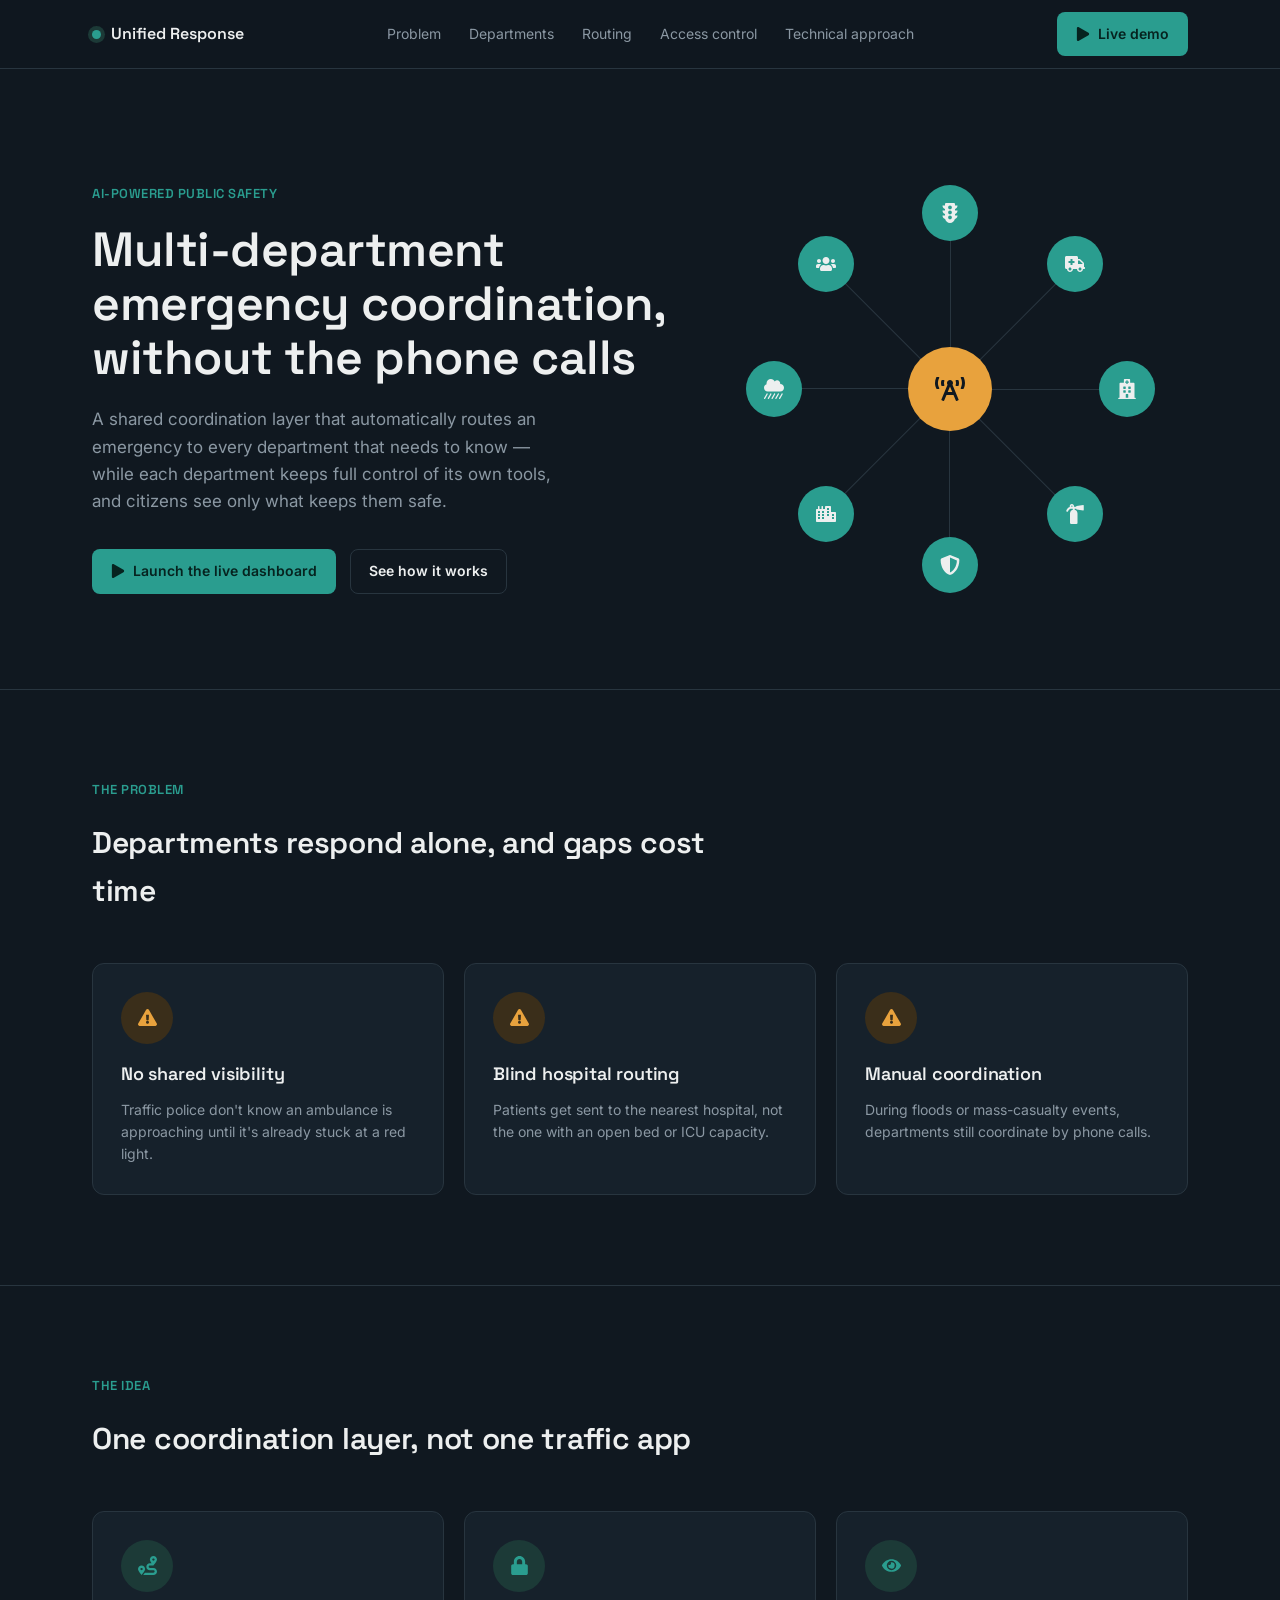
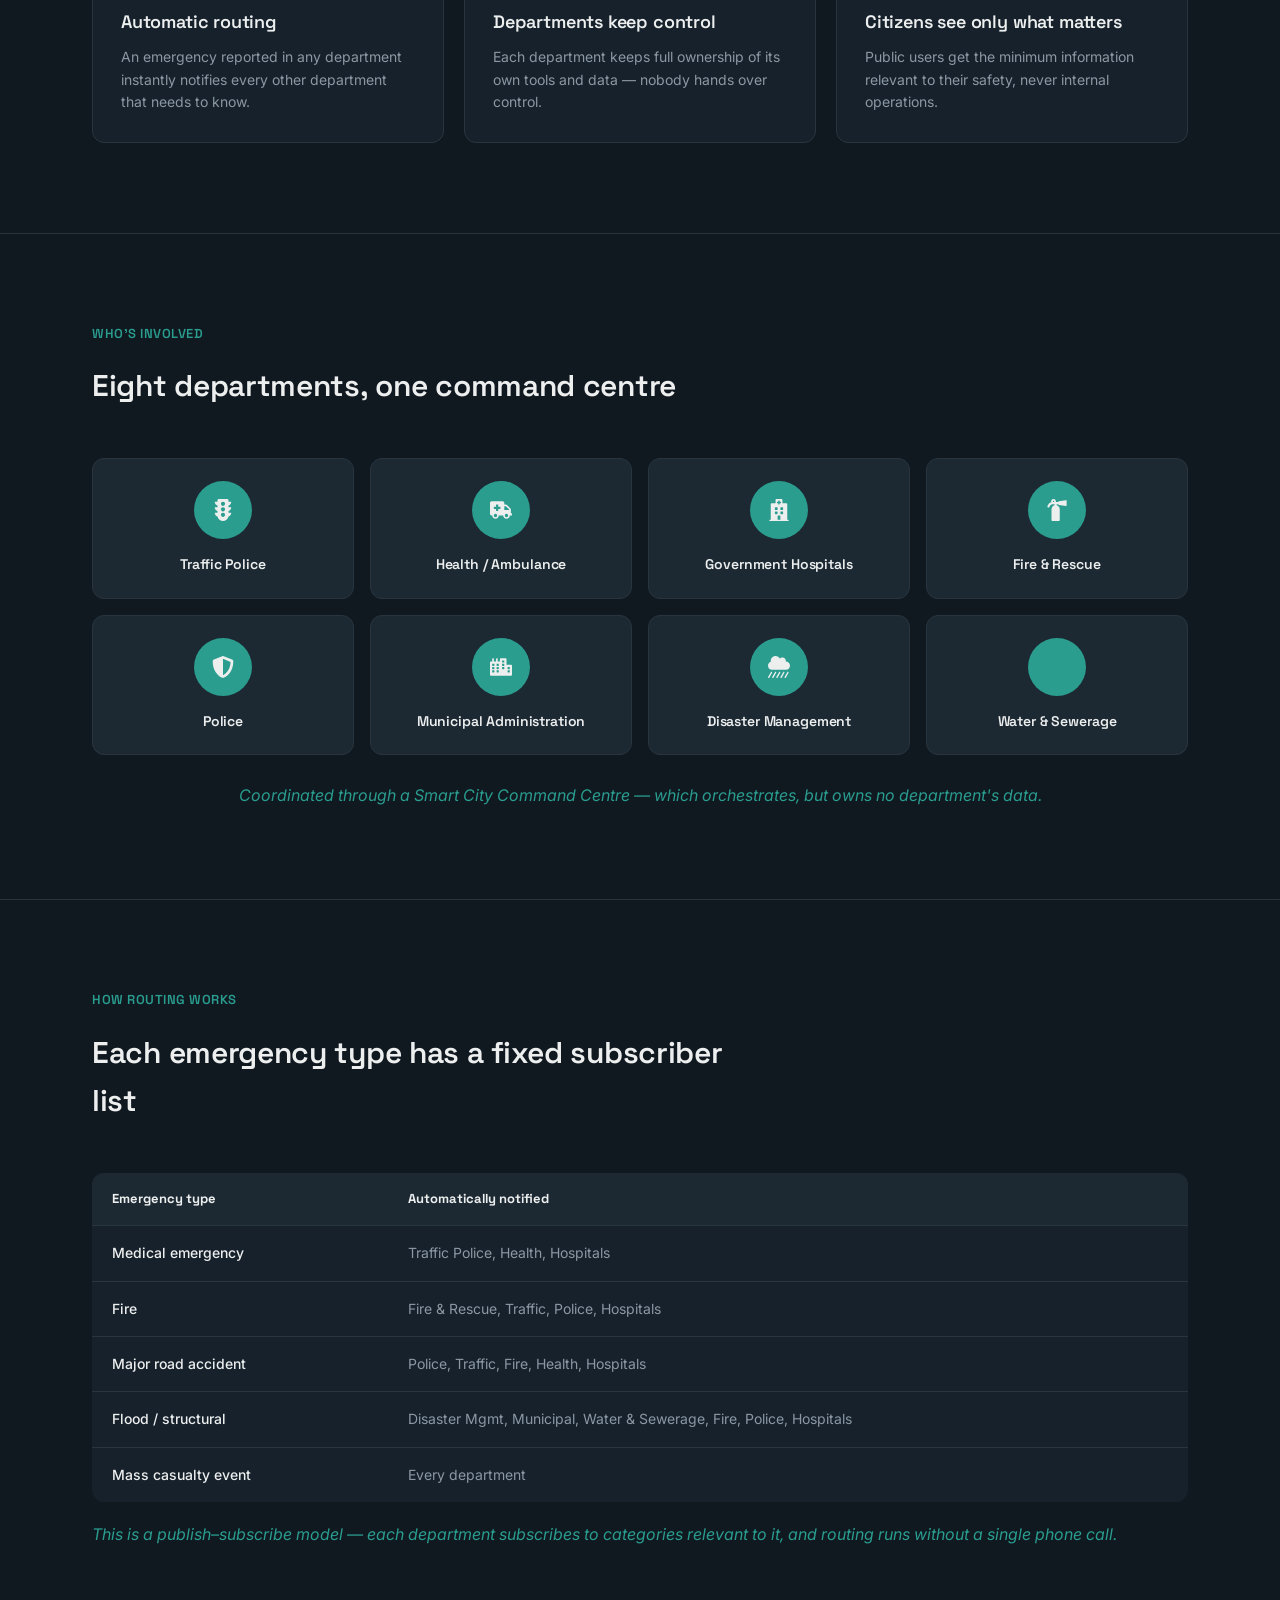
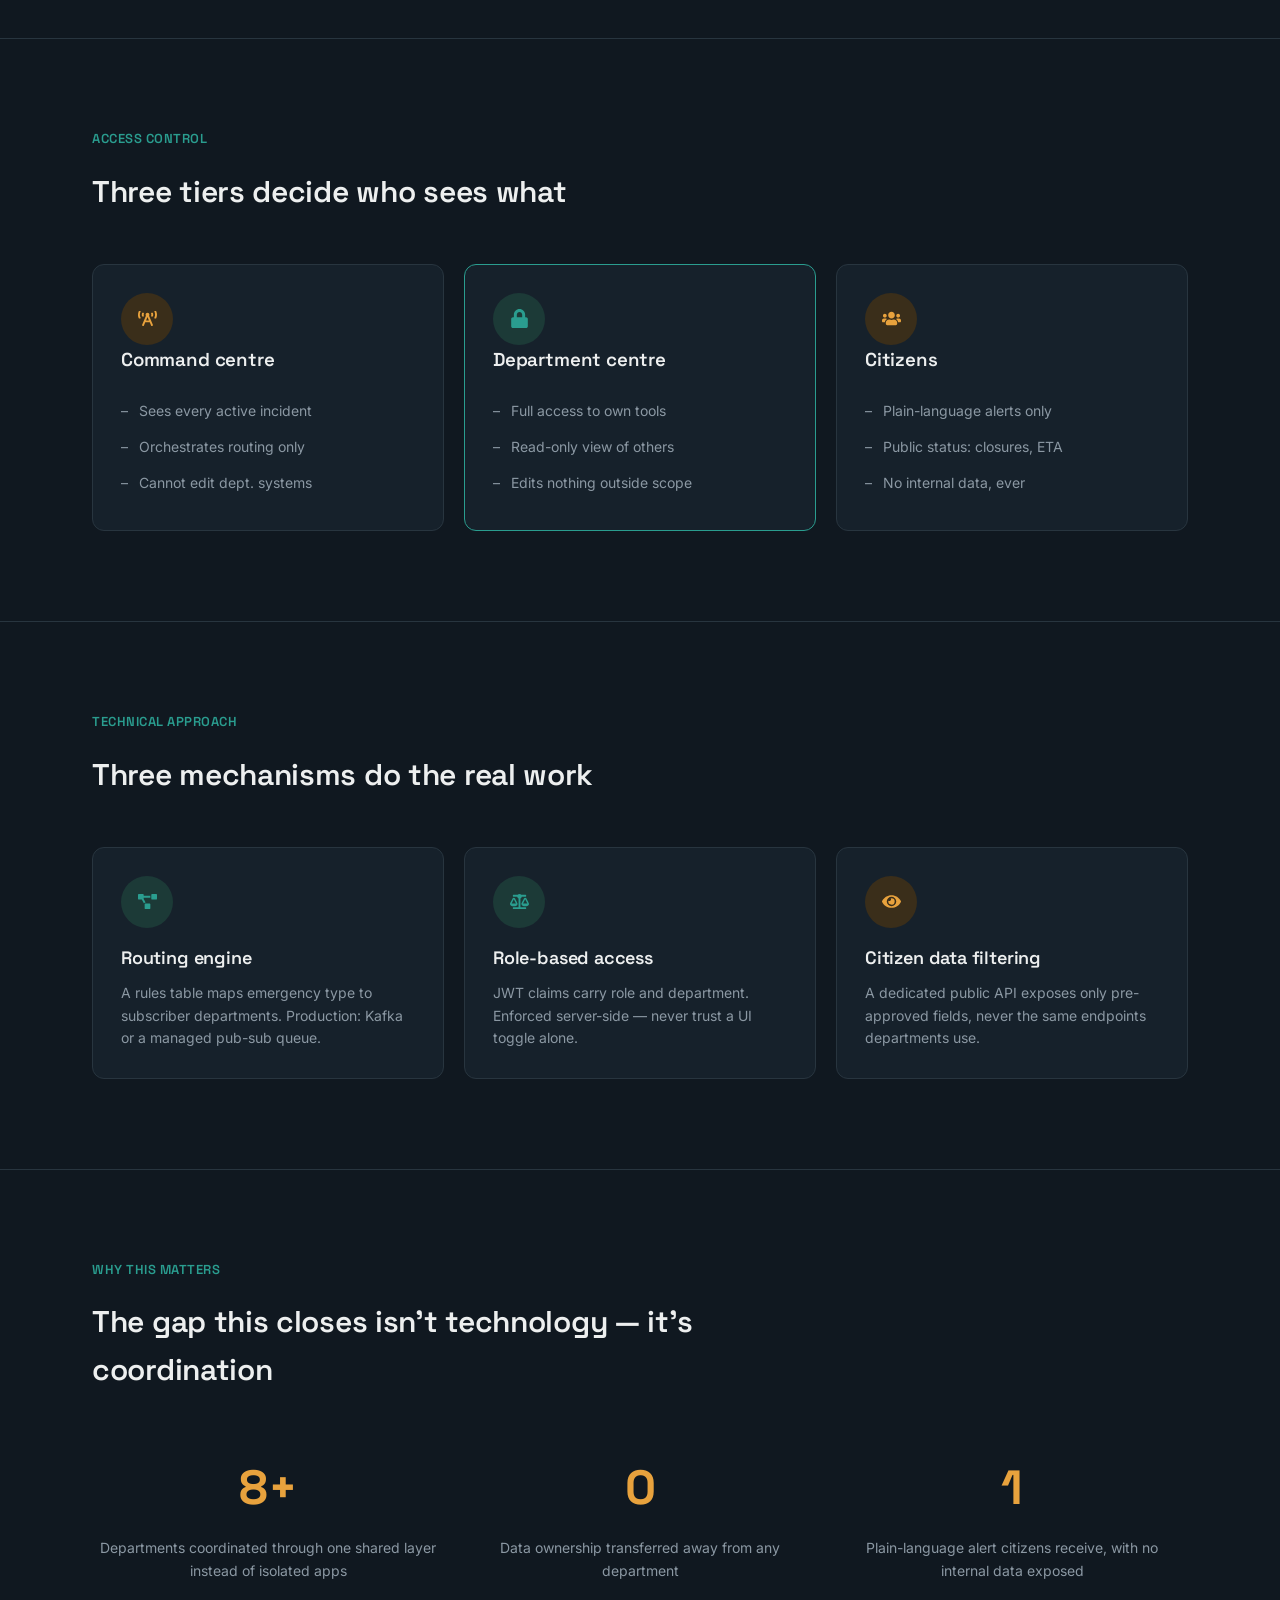
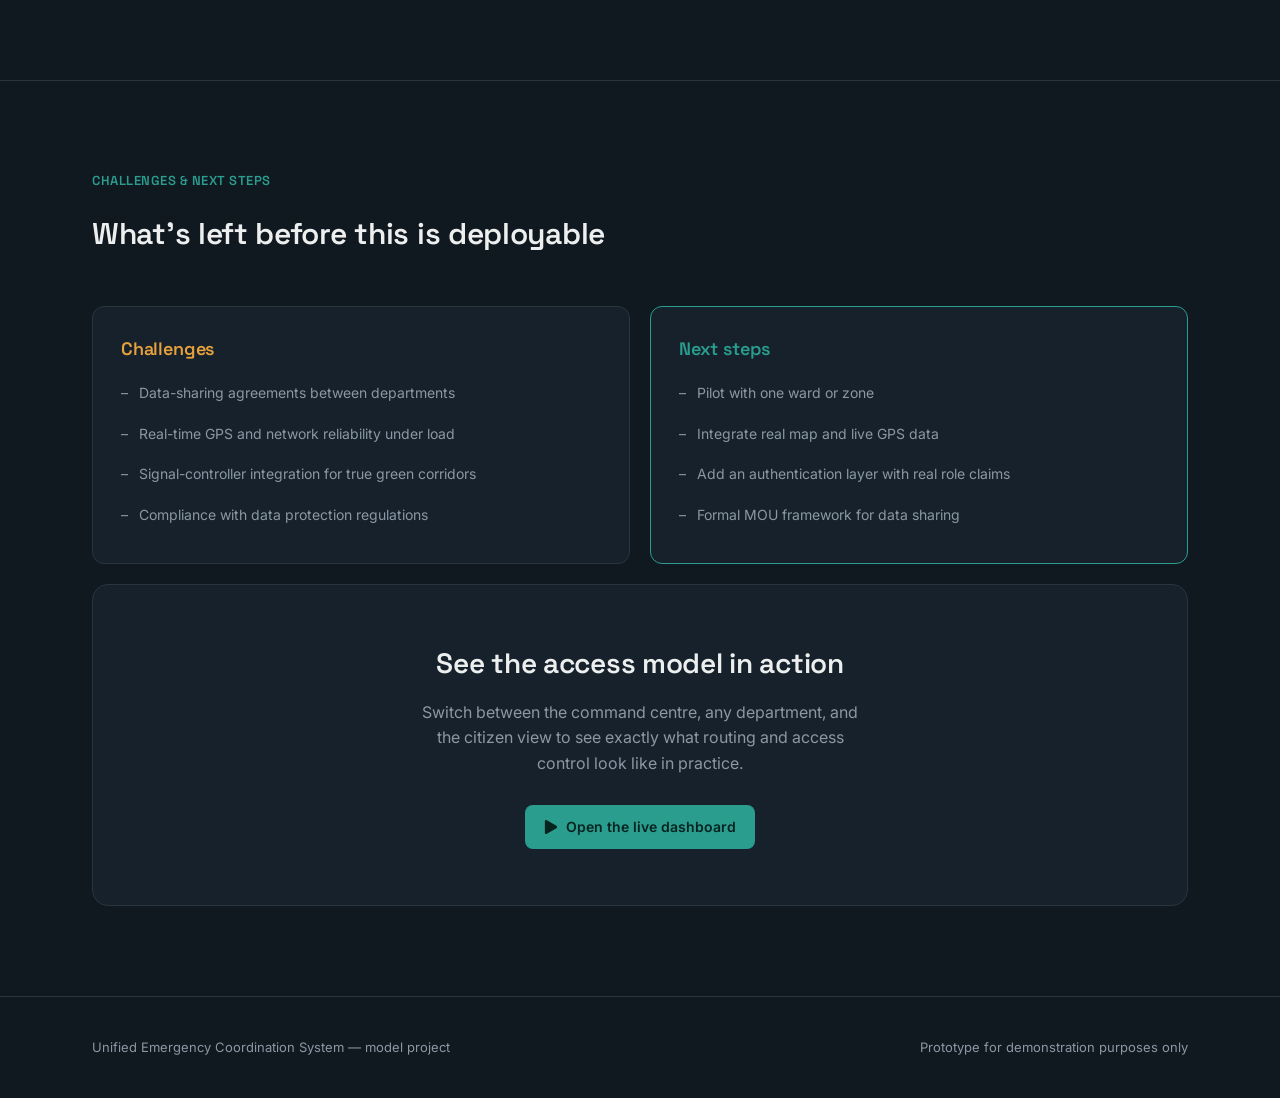
<file: index.html>
<!DOCTYPE html>
<html lang="en">
<head>
<meta charset="UTF-8">
<meta name="viewport" content="width=device-width, initial-scale=1.0">
<title>Unified Emergency Coordination System</title>
<link rel="stylesheet" href="styles.css">
<script src="icons.js"></script>
</head>
<body>

<nav class="nav">
  <div class="wrap">
    <div class="brand"><span class="dot"></span> Unified Response</div>
    <div class="nav-links">
      <a href="#problem">Problem</a>
      <a href="#departments">Departments</a>
      <a href="#routing">Routing</a>
      <a href="#access">Access control</a>
      <a href="#tech">Technical approach</a>
    </div>
    <a href="dashboard.html" class="btn btn-primary"><span class="icon" data-icon="play"></span> Live demo</a>
  </div>
</nav>

<header class="hero">
  <div class="wrap">
    <div>
      <div class="eyebrow">AI-POWERED PUBLIC SAFETY</div>
      <h1>Multi-department emergency coordination, without the phone calls</h1>
      <p class="lede">A shared coordination layer that automatically routes an emergency to every department that needs to know — while each department keeps full control of its own tools, and citizens see only what keeps them safe.</p>
      <div class="hero-ctas">
        <a href="dashboard.html" class="btn btn-primary"><span class="icon" data-icon="play"></span> Launch the live dashboard</a>
        <a href="#problem" class="btn btn-ghost">See how it works</a>
      </div>
    </div>
    <div class="hub" id="hub"></div>
  </div>
</header>

<section id="problem">
  <div class="wrap">
    <div class="section-head">
      <div class="eyebrow">THE PROBLEM</div>
      <h2>Departments respond alone, and gaps cost time</h2>
    </div>
    <div class="grid-3">
      <div class="card">
        <div class="icon-circle amber"><span class="icon" data-icon="triangle-exclamation"></span></div>
        <h3>No shared visibility</h3>
        <p>Traffic police don't know an ambulance is approaching until it's already stuck at a red light.</p>
      </div>
      <div class="card">
        <div class="icon-circle amber"><span class="icon" data-icon="triangle-exclamation"></span></div>
        <h3>Blind hospital routing</h3>
        <p>Patients get sent to the nearest hospital, not the one with an open bed or ICU capacity.</p>
      </div>
      <div class="card">
        <div class="icon-circle amber"><span class="icon" data-icon="triangle-exclamation"></span></div>
        <h3>Manual coordination</h3>
        <p>During floods or mass-casualty events, departments still coordinate by phone calls.</p>
      </div>
    </div>
  </div>
</section>

<section id="idea">
  <div class="wrap">
    <div class="section-head">
      <div class="eyebrow">THE IDEA</div>
      <h2>One coordination layer, not one traffic app</h2>
    </div>
    <div class="grid-3">
      <div class="card">
        <div class="icon-circle"><span class="icon" data-icon="route"></span></div>
        <h3>Automatic routing</h3>
        <p>An emergency reported in any department instantly notifies every other department that needs to know.</p>
      </div>
      <div class="card">
        <div class="icon-circle"><span class="icon" data-icon="lock"></span></div>
        <h3>Departments keep control</h3>
        <p>Each department keeps full ownership of its own tools and data — nobody hands over control.</p>
      </div>
      <div class="card">
        <div class="icon-circle"><span class="icon" data-icon="eye"></span></div>
        <h3>Citizens see only what matters</h3>
        <p>Public users get the minimum information relevant to their safety, never internal operations.</p>
      </div>
    </div>
  </div>
</section>

<section id="departments">
  <div class="wrap">
    <div class="section-head">
      <div class="eyebrow">WHO'S INVOLVED</div>
      <h2>Eight departments, one command centre</h2>
    </div>
    <div class="grid-4" style="margin-bottom:16px;">
      <div class="dept-card"><a href="https://eservices.tnpolice.gov.in/" target="_blank" rel="noopener noreferrer"><div class="icon-circle"><span class="icon" data-icon="traffic-light"></span></div><h4>Traffic Police</h4></a></div>
      <div class="dept-card"><a href="https://www.tnhealth.tn.gov.in/" target="_blank" rel="noopener noreferrer"><div class="icon-circle"><span class="icon" data-icon="truck-medical"></span></div><h4>Health / Ambulance</h4></a></div>
      <div class="dept-card"><a href="https://www.tnhealth.tn.gov.in/" target="_blank" rel="noopener noreferrer"><div class="icon-circle"><span class="icon" data-icon="hospital"></span></div><h4>Government Hospitals</h4></a></div>
      <div class="dept-card"><a href="https://www.tnfrs.tn.nic.in/" target="_blank" rel="noopener noreferrer"><div class="icon-circle"><span class="icon" data-icon="fire-extinguisher"></span></div><h4>Fire & Rescue</h4></a></div>
    </div>
    <div class="grid-4">
      <div class="dept-card"><a href="https://eservices.tnpolice.gov.in/" target="_blank" rel="noopener noreferrer"><div class="icon-circle"><span class="icon" data-icon="shield-halved"></span></div><h4>Police</h4></a></div>
      <div class="dept-card"><a href="https://www.tnurbantree.tn.gov.in/" target="_blank" rel="noopener noreferrer"><div class="icon-circle"><span class="icon" data-icon="city"></span></div><h4>Municipal Administration</h4></a></div>
      <div class="dept-card"><a href="https://tnsdma.tn.gov.in/" target="_blank" rel="noopener noreferrer"><div class="icon-circle"><span class="icon" data-icon="cloud-showers-heavy"></span></div><h4>Disaster Management</h4></a></div>
      <div class="dept-card"><a href="https://www.twadboard.gov.in/" target="_blank" rel="noopener noreferrer"><div class="icon-circle"><span class="icon" data-icon="faucet-drip"></span></div><h4>Water & Sewerage</h4></a></div>
    </div>
    <p style="text-align:center; margin-top:28px; color:var(--teal); font-style:italic;">Coordinated through a Smart City Command Centre — which orchestrates, but owns no department's data.</p>
  </div>
</section>

<section id="routing">
  <div class="wrap">
    <div class="section-head">
      <div class="eyebrow">HOW ROUTING WORKS</div>
      <h2>Each emergency type has a fixed subscriber list</h2>
    </div>
    <table class="routing">
      <tr><th>Emergency type</th><th>Automatically notified</th></tr>
      <tr><td>Medical emergency</td><td>Traffic Police, Health, Hospitals</td></tr>
      <tr><td>Fire</td><td>Fire & Rescue, Traffic, Police, Hospitals</td></tr>
      <tr><td>Major road accident</td><td>Police, Traffic, Fire, Health, Hospitals</td></tr>
      <tr><td>Flood / structural</td><td>Disaster Mgmt, Municipal, Water & Sewerage, Fire, Police, Hospitals</td></tr>
      <tr><td>Mass casualty event</td><td>Every department</td></tr>
    </table>
    <p style="margin-top:20px; font-style:italic; color:var(--teal);">This is a publish–subscribe model — each department subscribes to categories relevant to it, and routing runs without a single phone call.</p>
  </div>
</section>

<section id="access">
  <div class="wrap">
    <div class="section-head">
      <div class="eyebrow">ACCESS CONTROL</div>
      <h2>Three tiers decide who sees what</h2>
    </div>
    <div class="grid-3">
      <div class="tier-card">
        <div class="icon-circle amber"><span class="icon" data-icon="tower-broadcast"></span></div>
        <h3>Command centre</h3>
        <ul>
          <li>Sees every active incident</li>
          <li>Orchestrates routing only</li>
          <li>Cannot edit dept. systems</li>
        </ul>
      </div>
      <div class="tier-card highlight">
        <div class="icon-circle"><span class="icon" data-icon="lock"></span></div>
        <h3>Department centre</h3>
        <ul>
          <li>Full access to own tools</li>
          <li>Read-only view of others</li>
          <li>Edits nothing outside scope</li>
        </ul>
      </div>
      <div class="tier-card">
        <div class="icon-circle amber"><span class="icon" data-icon="users"></span></div>
        <h3>Citizens</h3>
        <ul>
          <li>Plain-language alerts only</li>
          <li>Public status: closures, ETA</li>
          <li>No internal data, ever</li>
        </ul>
      </div>
    </div>
  </div>
</section>

<section id="tech">
  <div class="wrap">
    <div class="section-head">
      <div class="eyebrow">TECHNICAL APPROACH</div>
      <h2>Three mechanisms do the real work</h2>
    </div>
    <div class="grid-3">
      <div class="card">
        <div class="icon-circle"><span class="icon" data-icon="diagram-project"></span></div>
        <h3>Routing engine</h3>
        <p>A rules table maps emergency type to subscriber departments. Production: Kafka or a managed pub-sub queue.</p>
      </div>
      <div class="card">
        <div class="icon-circle"><span class="icon" data-icon="scale-balanced"></span></div>
        <h3>Role-based access</h3>
        <p>JWT claims carry role and department. Enforced server-side — never trust a UI toggle alone.</p>
      </div>
      <div class="card">
        <div class="icon-circle amber"><span class="icon" data-icon="eye"></span></div>
        <h3>Citizen data filtering</h3>
        <p>A dedicated public API exposes only pre-approved fields, never the same endpoints departments use.</p>
      </div>
    </div>
  </div>
</section>

<section id="matters">
  <div class="wrap">
    <div class="section-head">
      <div class="eyebrow">WHY THIS MATTERS</div>
      <h2>The gap this closes isn't technology — it's coordination</h2>
    </div>
    <div class="grid-3">
      <div class="stat"><div class="num">8+</div><p>Departments coordinated through one shared layer instead of isolated apps</p></div>
      <div class="stat"><div class="num">0</div><p>Data ownership transferred away from any department</p></div>
      <div class="stat"><div class="num">1</div><p>Plain-language alert citizens receive, with no internal data exposed</p></div>
    </div>
  </div>
</section>

<section id="future">
  <div class="wrap">
    <div class="section-head">
      <div class="eyebrow">CHALLENGES & NEXT STEPS</div>
      <h2>What's left before this is deployable</h2>
    </div>
    <div class="two-col">
      <div class="card">
        <h3 style="color:var(--amber); margin-top:0;">Challenges</h3>
        <ul class="col-list">
          <li>Data-sharing agreements between departments</li>
          <li>Real-time GPS and network reliability under load</li>
          <li>Signal-controller integration for true green corridors</li>
          <li>Compliance with data protection regulations</li>
        </ul>
      </div>
      <div class="card" style="border-color:var(--teal);">
        <h3 style="color:var(--teal); margin-top:0;">Next steps</h3>
        <ul class="col-list">
          <li>Pilot with one ward or zone</li>
          <li>Integrate real map and live GPS data</li>
          <li>Add an authentication layer with real role claims</li>
          <li>Formal MOU framework for data sharing</li>
        </ul>
      </div>
    </div>

    <div class="cta-band">
      <h2>See the access model in action</h2>
      <p>Switch between the command centre, any department, and the citizen view to see exactly what routing and access control look like in practice.</p>
      <a href="dashboard.html" class="btn btn-primary"><span class="icon" data-icon="play"></span> Open the live dashboard</a>
    </div>
  </div>
</section>

<footer>
  <div class="wrap">
    <span>Unified Emergency Coordination System — model project</span>
    <span>Prototype for demonstration purposes only</span>
  </div>
</footer>

<script>
  applyIcons(document);
  const hub = document.getElementById('hub');
  const icons = ['traffic-light','truck-medical','hospital','fire-extinguisher','shield-halved','city','cloud-showers-heavy','users'];
  const n = icons.length;
  const R = 42; // percent of hub size
  hub.innerHTML = '<div class="hub-center"><span class="icon" data-icon="tower-broadcast"></span></div>';
  icons.forEach((icon, i) => {
    const angle = (i / n) * 2 * Math.PI - Math.PI / 2;
    const x = 50 + R * Math.cos(angle);
    const y = 50 + R * Math.sin(angle);
    const line = document.createElement('div');
    const len = R; // approx percent -> will size via transform using px at runtime
    line.className = 'hub-line';
    line.style.width = R + '%';
    line.style.transform = `rotate(${angle}rad)`;
    line.style.animationDelay = (0.1 + i * 0.05) + 's';
    hub.appendChild(line);

    const node = document.createElement('div');
    node.className = 'hub-node';
    node.style.left = `calc(${x}% - 28px)`;
    node.style.top = `calc(${y}% - 28px)`;
    node.style.animationDelay = (0.3 + i * 0.06) + 's';
    node.setAttribute('data-icon', icon);
    hub.appendChild(node);
  });
  applyIcons(hub);
</script>

</body>
</html>
</file>
<file: styles.css>
@import url('https://fonts.googleapis.com/css2?family=Space+Grotesk:wght@500;600;700&family=Inter:wght@400;500;600&display=swap');

:root {
  --navy: #101820;
  --panel: #16212B;
  --panel2: #1C2933;
  --border: #28353F;
  --text: #EDEFEF;
  --muted: #8B98A3;
  --teal: #2A9D8F;
  --teal-dim: #1C3A37;
  --amber: #E8A23D;
  --amber-dim: #3A2E1A;
  --red: #D64545;
  --red-dim: #3A1F1F;
  --font-head: 'Space Grotesk', sans-serif;
  --font-body: 'Inter', sans-serif;
}

* { box-sizing: border-box; }

.icon { display: inline-flex; }
.icon svg { width: 1em; height: 1em; display: block; }

html { scroll-behavior: smooth; }

body {
  margin: 0;
  background: var(--navy);
  color: var(--text);
  font-family: var(--font-body);
  line-height: 1.6;
}

h1, h2, h3, h4 {
  font-family: var(--font-head);
  font-weight: 600;
  margin: 0;
  letter-spacing: -0.01em;
}

p { margin: 0; color: var(--muted); }

a { color: inherit; text-decoration: none; }

.wrap { max-width: 1160px; margin: 0 auto; padding: 0 32px; }

/* ---------- Nav ---------- */
.nav {
  position: sticky; top: 0; z-index: 50;
  background: rgba(16, 24, 32, 0.85);
  backdrop-filter: blur(10px);
  border-bottom: 1px solid var(--border);
}
.nav .wrap { display: flex; align-items: center; justify-content: space-between; height: 68px; }
.brand { display: flex; align-items: center; gap: 10px; font-family: var(--font-head); font-weight: 600; font-size: 16px; white-space: nowrap; }
.brand .dot { width: 9px; height: 9px; border-radius: 50%; background: var(--teal); box-shadow: 0 0 0 4px var(--teal-dim); }
.nav-links { display: flex; gap: 28px; font-size: 14px; color: var(--muted); }
.nav-links a:hover { color: var(--text); }
.btn {
  display: inline-flex; align-items: center; gap: 8px;
  padding: 10px 18px; border-radius: 8px; font-size: 14px; font-weight: 600;
  border: 1px solid transparent; cursor: pointer; font-family: var(--font-body);
}
.btn-primary { background: var(--teal); color: #06231F; }
.btn-primary:hover { background: #34b3a3; }
.btn-ghost { border-color: var(--border); color: var(--text); }
.btn-ghost:hover { border-color: var(--teal); }

/* ---------- Hero ---------- */
.hero { padding: 110px 0 90px; overflow: hidden; }
.hero .wrap { display: grid; grid-template-columns: 1.1fr 0.9fr; gap: 40px; align-items: center; }
.eyebrow { font-family: var(--font-head); font-size: 13px; letter-spacing: 0.04em; color: var(--teal); font-weight: 600; margin-bottom: 18px; }
.hero h1 { font-size: 48px; line-height: 1.12; margin-bottom: 22px; }
.hero p.lede { font-size: 17px; color: var(--muted); max-width: 480px; margin-bottom: 34px; }
.hero-ctas { display: flex; gap: 14px; }

.hub { position: relative; width: 100%; aspect-ratio: 1/1; max-width: 420px; margin: 0 auto; }
.hub-center {
  position: absolute; top: 50%; left: 50%; transform: translate(-50%, -50%);
  width: 84px; height: 84px; border-radius: 50%; background: var(--amber);
  display: flex; align-items: center; justify-content: center; font-size: 30px; color: var(--navy);
  animation: pulse 2.6s ease-in-out infinite; z-index: 3;
}
.hub-node {
  position: absolute; width: 56px; height: 56px; border-radius: 50%; background: var(--teal);
  display: flex; align-items: center; justify-content: center; font-size: 20px; color: var(--text);
  opacity: 0; animation: nodeIn 0.6s ease forwards;
}
.hub-line {
  position: absolute; top: 50%; left: 50%; height: 1px; background: var(--border);
  transform-origin: 0 0; opacity: 0; animation: lineIn 0.6s ease forwards;
}
@keyframes pulse { 0%, 100% { box-shadow: 0 0 0 0 rgba(232,162,61,0.35); } 50% { box-shadow: 0 0 0 14px rgba(232,162,61,0); } }
@keyframes nodeIn { to { opacity: 1; } }
@keyframes lineIn { to { opacity: 1; } }
@media (prefers-reduced-motion: reduce) {
  .hub-center, .hub-node, .hub-line { animation: none; opacity: 1; }
}

/* ---------- Sections ---------- */
section { padding: 90px 0; border-top: 1px solid var(--border); }
.section-head { max-width: 640px; margin-bottom: 48px; }
.section-head h2 { font-size: 30px; margin-top: 10px; }

.grid-3 { display: grid; grid-template-columns: repeat(3, 1fr); gap: 20px; }
.grid-4 { display: grid; grid-template-columns: repeat(4, 1fr); gap: 16px; }

.card {
  background: var(--panel); border: 1px solid var(--border); border-radius: 12px; padding: 28px;
}
.card h3 { font-size: 18px; margin: 16px 0 10px; }
.card p { font-size: 14px; }

.icon-circle {
  width: 52px; height: 52px; border-radius: 50%; display: flex; align-items: center; justify-content: center;
  font-size: 19px; background: var(--teal-dim); color: var(--teal);
}
.icon-circle.amber { background: var(--amber-dim); color: var(--amber); }

.dept-card { background: var(--panel2); border: 1px solid var(--border); border-radius: 12px; padding: 22px 16px; text-align: center; }
.dept-card .icon-circle { margin: 0 auto 14px; background: var(--teal); color: var(--text); width: 58px; height: 58px; font-size: 22px; }
.dept-card h4 { font-size: 14px; font-weight: 600; }

table.routing { width: 100%; border-collapse: collapse; background: var(--panel); border-radius: 12px; overflow: hidden; }
table.routing th { text-align: left; background: var(--panel2); font-family: var(--font-head); font-size: 13px; padding: 16px 20px; color: var(--text); }
table.routing td { padding: 16px 20px; border-top: 1px solid var(--border); font-size: 14px; color: var(--muted); }
table.routing tr td:first-child { color: var(--text); font-weight: 500; }

.tier-card { background: var(--panel); border: 1px solid var(--border); border-radius: 12px; padding: 28px; }
.tier-card.highlight { border-color: var(--teal); }
.tier-card ul { list-style: none; padding: 0; margin: 18px 0 0; }
.tier-card li { font-size: 14px; color: var(--muted); padding: 7px 0; padding-left: 18px; position: relative; }
.tier-card li::before { content: "–"; position: absolute; left: 0; color: var(--muted); }

.stat { text-align: center; padding: 8px; }
.stat .num { font-family: var(--font-head); font-size: 48px; color: var(--amber); font-weight: 700; }
.stat p { font-size: 14px; margin-top: 10px; }

.two-col { display: grid; grid-template-columns: 1fr 1fr; gap: 20px; }
.col-list { list-style: none; margin: 0; padding: 0; }
.col-list li { font-size: 14px; color: var(--muted); padding: 9px 0; padding-left: 18px; position: relative; }
.col-list li::before { content: "–"; position: absolute; left: 0; }

.cta-band {
  background: var(--panel); border: 1px solid var(--border); border-radius: 16px;
  padding: 56px; text-align: center; margin-top: 20px;
}
.cta-band h2 { font-size: 28px; margin-bottom: 14px; }
.cta-band p { max-width: 460px; margin: 0 auto 28px; }

footer { padding: 40px 0; border-top: 1px solid var(--border); }
footer .wrap { display: flex; justify-content: space-between; align-items: center; font-size: 13px; color: var(--muted); }

@media (max-width: 900px) {
  .hero .wrap { grid-template-columns: 1fr; }
  .grid-3, .grid-4, .two-col { grid-template-columns: 1fr; }
  .nav-links { display: none; }
  .hero h1 { font-size: 34px; }
}

@media (max-width: 480px) {
  .nav .wrap { padding: 0 18px; }
  .brand { font-size: 13.5px; }
  .btn { padding: 8px 12px; font-size: 12.5px; white-space: nowrap; }
}
</file>
